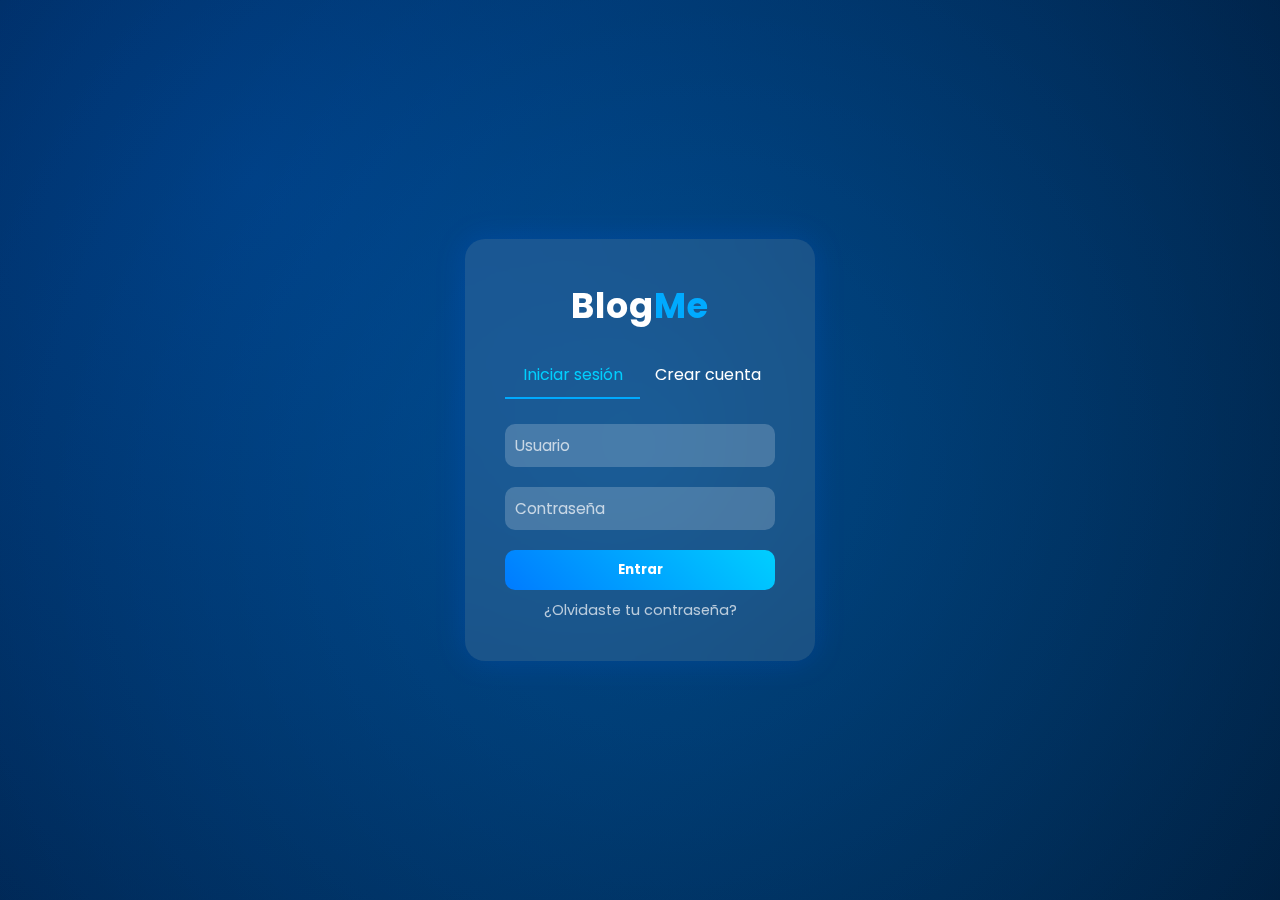
<file: frontend/src/pages/admin.html>
<!DOCTYPE html>
<html lang="es">
<head>
  <meta charset="UTF-8">
  <meta name="viewport" content="width=device-width, initial-scale=1.0">
  <title>Panel de Administración | BlogMe</title>

  <!-- 🧩 Estilos -->
  <link rel="stylesheet" href="../styles/global.css">
  <link rel="stylesheet" href="../styles/admin.css">
</head>

<body>
  <!-- 🔷 Encabezado -->
  <header class="admin-header">
    <h1>Panel de Administración</h1>
    <button id="logout-btn" class="logout">Cerrar sesión</button>
  </header>

  <!-- 📊 Contenido principal -->
  <main class="admin-container">
    <!-- 👥 Sección de usuarios -->
    <section class="admin-section">
      <h2>Usuarios Registrados</h2>
      <div class="table-container">
        <table id="usersTable">
          <thead>
            <tr>
              <th>Nombre</th>
              <th>Correo</th>
              <th>Rol</th>
              <th>Acción</th>
            </tr>
          </thead>
          <tbody></tbody>
        </table>
      </div>
    </section>

    <!-- 📰 Sección de publicaciones -->
    <section class="posts-section">
      <h2>Publicaciones</h2>
      <div class="table-container">
        <table id="postsTable">
          <thead>
            <tr>
              <th>Título</th>
              <th>Autor</th>
              <th>Acción</th>
            </tr>
          </thead>
          <tbody></tbody>
        </table>
      </div>
    </section>
  </main>

  <!-- 👁️ Modal para ver publicación -->
  <div id="viewModal" class="modal">
    <div class="modal-content">
      <span id="closeModal" class="close">&times;</span>
      <h3 id="modalTitle"></h3>
      <p id="modalContent"></p>
    </div>
  </div>

  <!-- ⚙️ Script principal -->
  <script src="../js/admin.js"></script>
</body>
</html>
</file>
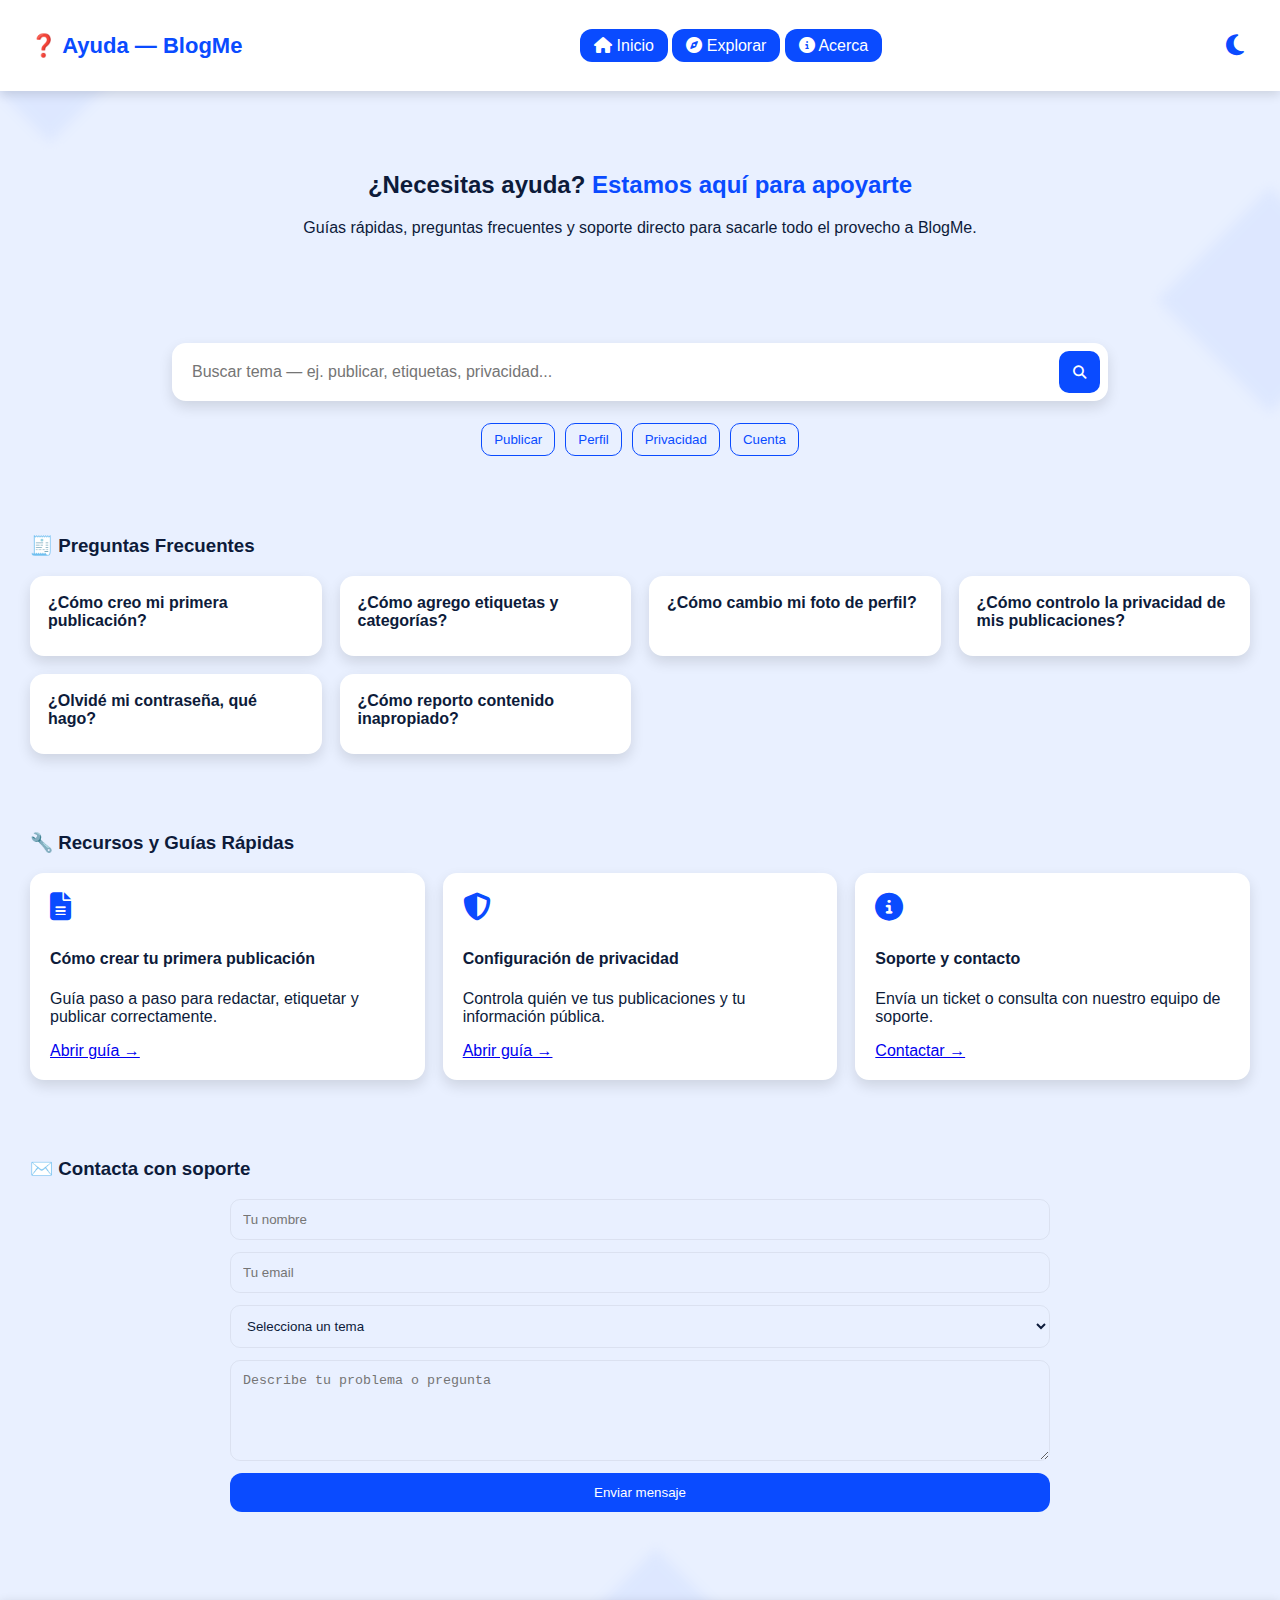
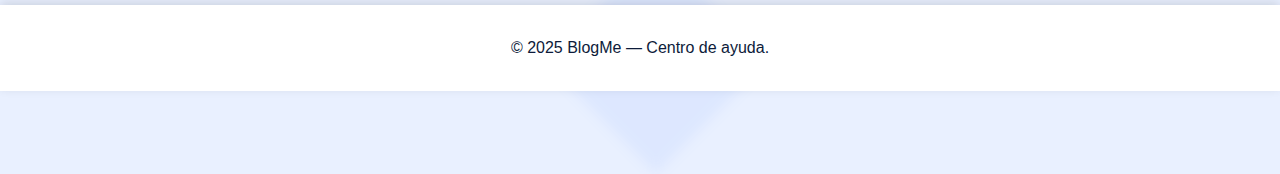
<file: frontend/src/pages/ayuda.html>
<!DOCTYPE html>
<html lang="es">
<head>
    <meta charset="UTF-8" />
    <meta name="viewport" content="width=device-width, initial-scale=1.0"/>
    <title>Ayuda – BlogMe</title>

    <link rel="stylesheet" href="../styles/ayuda.css">
    <link rel="stylesheet" href="https://cdnjs.cloudflare.com/ajax/libs/font-awesome/6.5.0/css/all.min.css">
</head>
<body>

    <!-- ROMBOS FONDO -->
    <div class="rombo r1"></div>
    <div class="rombo r2"></div>
    <div class="rombo r3"></div>

    <!-- Topbar -->
    <header class="topbar">
        <h1>❓ Ayuda — BlogMe</h1>

        <nav>
            <a href="./landing.html" class="btn-nav"><i class="fa-solid fa-house"></i> Inicio</a>
            <a href="./explorar.html" class="btn-nav"><i class="fa-solid fa-compass"></i> Explorar</a>
            <a href="./acerca.html" class="btn-nav"><i class="fa-solid fa-info-circle"></i> Acerca</a>
        </nav>

        <button id="darkToggle" class="dark-btn">
            <i class="fa-solid fa-moon"></i>
        </button>
    </header>

    <!-- Hero -->
    <section class="hero">
        <h2>¿Necesitas ayuda? <span>Estamos aquí para apoyarte</span></h2>
        <p>Guías rápidas, preguntas frecuentes y soporte directo para sacarle todo el provecho a BlogMe.</p>
    </section>

    <!-- Buscador de ayuda -->
    <section class="help-search">
        <div class="search-card">
            <input id="helpSearch" type="search" placeholder="Buscar tema — ej. publicar, etiquetas, privacidad..." />
            <button id="searchBtn"><i class="fa-solid fa-magnifying-glass"></i></button>
        </div>

        <div class="quick-links">
            <button class="quick" data-filter="publicar">Publicar</button>
            <button class="quick" data-filter="perfil">Perfil</button>
            <button class="quick" data-filter="privacidad">Privacidad</button>
            <button class="quick" data-filter="cuenta">Cuenta</button>
        </div>
    </section>

    <!-- FAQ (acordeón) -->
    <section class="faq-section">
        <h3>🧾 Preguntas Frecuentes</h3>

        <div id="faqContainer" class="faq-grid">
            <!-- items generados por JS -->
        </div>
    </section>

    <!-- Sección de recursos rápidos -->
    <section class="resources">
        <h3>🔧 Recursos y Guías Rápidas</h3>

        <div class="resources-grid">
            <div class="res-card">
                <i class="fa-solid fa-file-lines"></i>
                <h4>Cómo crear tu primera publicación</h4>
                <p>Guía paso a paso para redactar, etiquetar y publicar correctamente.</p>
                <a href="#" class="link">Abrir guía →</a>
            </div>

            <div class="res-card">
                <i class="fa-solid fa-shield-halved"></i>
                <h4>Configuración de privacidad</h4>
                <p>Controla quién ve tus publicaciones y tu información pública.</p>
                <a href="#" class="link">Abrir guía →</a>
            </div>

            <div class="res-card">
                <i class="fa-solid fa-circle-info"></i>
                <h4>Soporte y contacto</h4>
                <p>Envía un ticket o consulta con nuestro equipo de soporte.</p>
                <a href="#contactForm" class="link">Contactar →</a>
            </div>
        </div>
    </section>

    <!-- Formulario de contacto -->
    <section id="contactForm" class="contact-section">
        <h3>✉️ Contacta con soporte</h3>

        <form id="supportForm" class="support-form">
            <input id="name" type="text" placeholder="Tu nombre" required />
            <input id="email" type="email" placeholder="Tu email" required />
            <select id="topic" required>
                <option value="">Selecciona un tema</option>
                <option value="publicar">Publicar</option>
                <option value="perfil">Perfil</option>
                <option value="privacidad">Privacidad</option>
                <option value="otros">Otros</option>
            </select>
            <textarea id="message" rows="5" placeholder="Describe tu problema o pregunta" required></textarea>
            <button type="submit" class="btn-submit">Enviar mensaje</button>
            <p id="formMsg" class="form-msg" aria-live="polite"></p>
        </form>
    </section>

    <footer>
        <p>© 2025 BlogMe — Centro de ayuda.</p>
    </footer>

    <script src="../js/ayuda.js"></script>
    <script>
        document.body.style.opacity = "0";
        setTimeout(() => {
            document.body.style.transition = "opacity .5s";
            document.body.style.opacity = "1";
        }, 50);
    </script>
</body>
</html>
</file>
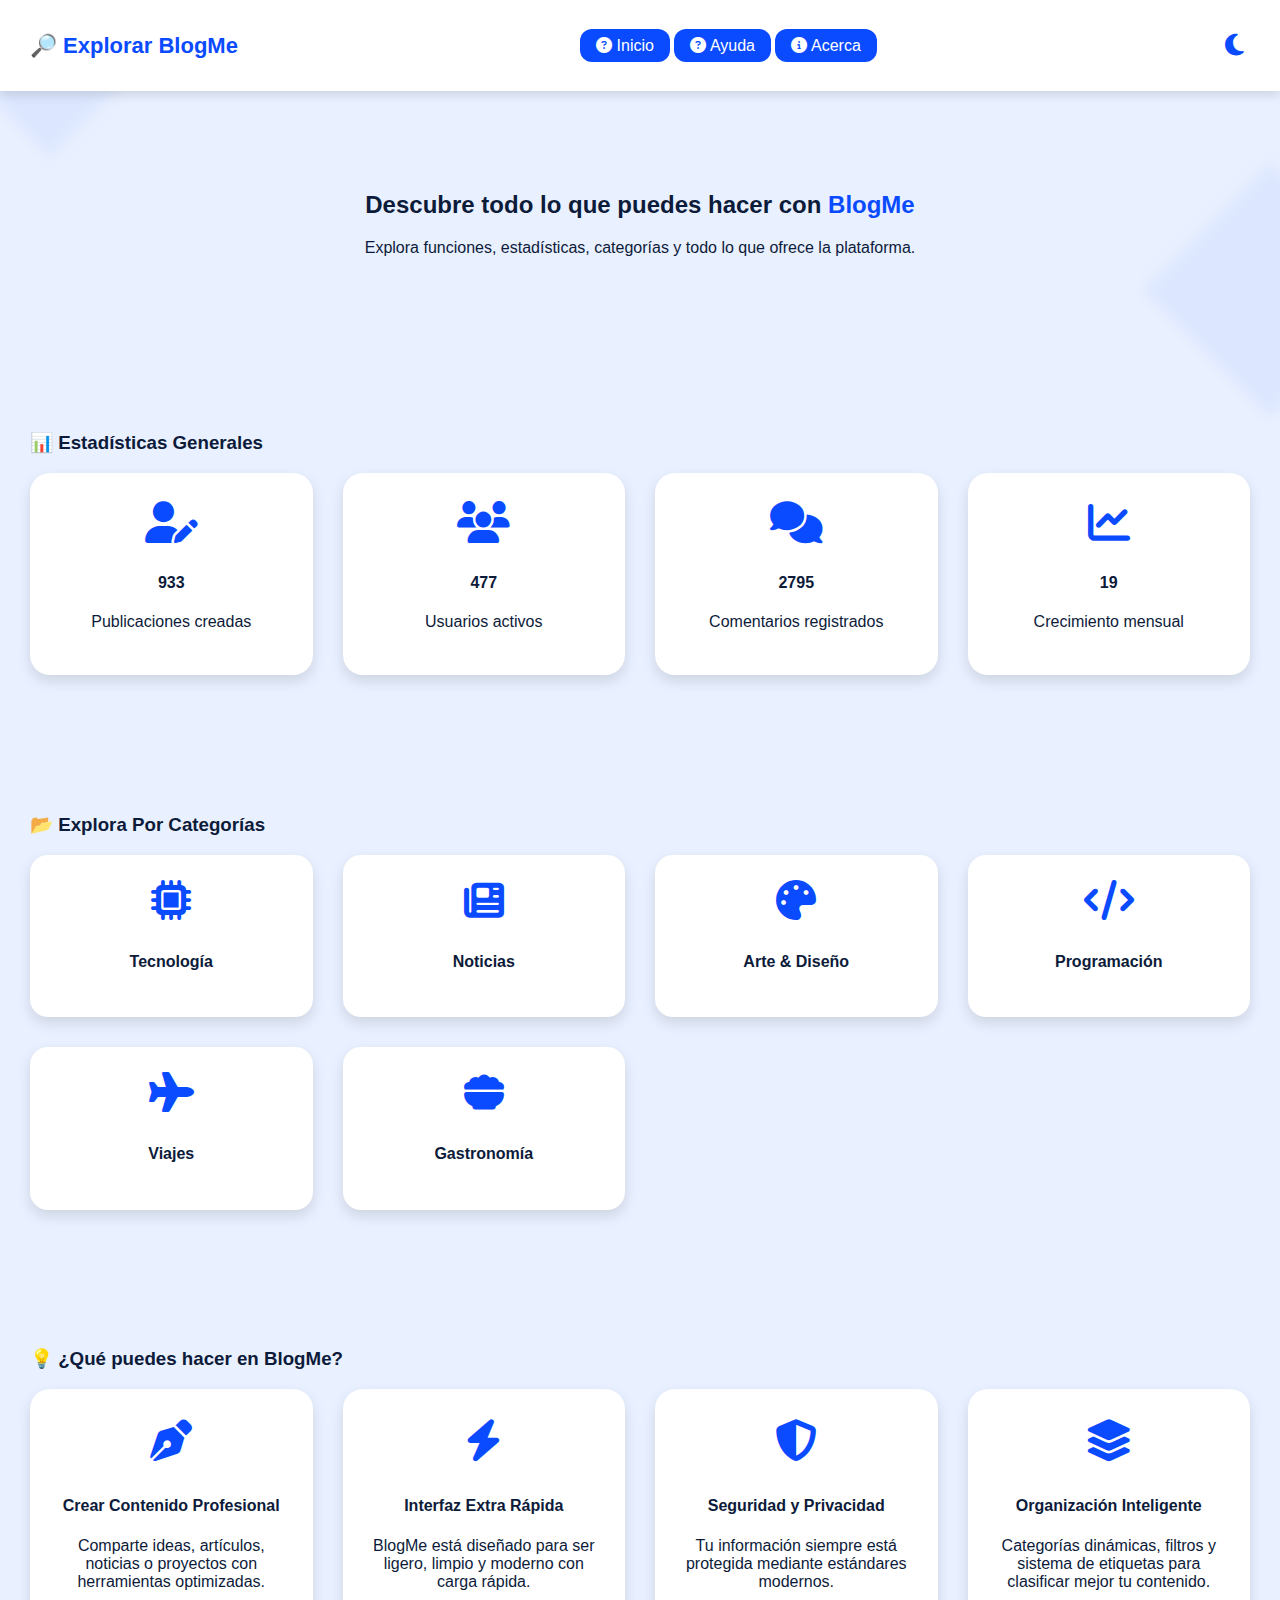
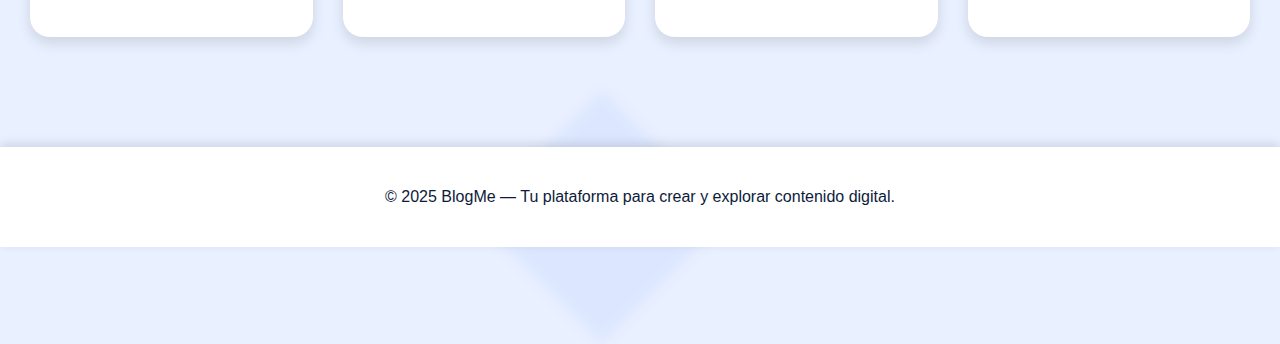
<file: frontend/src/pages/explorar.html>
<!DOCTYPE html>
<html lang="es">
<head>
    <meta charset="UTF-8">
    <meta name="viewport" content="width=device-width, initial-scale=1.0">
    <title>Explorar – BlogMe</title>

    <link rel="stylesheet" href="../styles/explorar.css">
    <link rel="stylesheet" href="https://cdnjs.cloudflare.com/ajax/libs/font-awesome/6.5.0/css/all.min.css">
</head>

<body>

    <!-- ROMBOS FONDO -->
    <div class="rombo r1"></div>
    <div class="rombo r2"></div>
    <div class="rombo r3"></div>

    <!-- Topbar -->
    <header class="topbar">
        <h1>🔎 Explorar BlogMe</h1>

        <nav>
            <a href="./landing.html" class="btn-nav"><i class="fa-solid fa-circle-question"></i> Inicio</a>
            <a href="./ayuda.html" class="btn-nav"><i class="fa-solid fa-circle-question"></i> Ayuda</a>
            <a href="./acerca.html" class="btn-nav"><i class="fa-solid fa-circle-info"></i> Acerca</a>
        </nav>

        <button id="darkToggle" class="dark-btn">
            <i class="fa-solid fa-moon"></i>
        </button>
    </header>

    <!-- Hero principal -->
    <section class="hero">
        <h2>Descubre todo lo que puedes hacer con <span>BlogMe</span></h2>
        <p>Explora funciones, estadísticas, categorías y todo lo que ofrece la plataforma.</p>
    </section>

    <!-- Sección de estadísticas -->
    <section class="stats-section">
        <h3>📊 Estadísticas Generales</h3>

        <div class="stats-grid">
            <div class="stat-box">
                <i class="fa-solid fa-user-pen"></i>
                <h4 id="stat-posts">0</h4>
                <p>Publicaciones creadas</p>
            </div>

            <div class="stat-box">
                <i class="fa-solid fa-users"></i>
                <h4 id="stat-users">0</h4>
                <p>Usuarios activos</p>
            </div>

            <div class="stat-box">
                <i class="fa-solid fa-comments"></i>
                <h4 id="stat-comments">0</h4>
                <p>Comentarios registrados</p>
            </div>

            <div class="stat-box">
                <i class="fa-solid fa-chart-line"></i>
                <h4 id="stat-growth">0%</h4>
                <p>Crecimiento mensual</p>
            </div>
        </div>
    </section>

    <!-- Categorías -->
    <section class="categories">
        <h3>📂 Explora Por Categorías</h3>

        <div id="categoryContainer" class="category-grid"></div>
    </section>

    <!-- Sección informativa premium -->
    <section class="info-section">
        <h3>💡 ¿Qué puedes hacer en BlogMe?</h3>

        <div class="info-grid">
            <div class="info-card">
                <i class="fa-solid fa-pen-nib"></i>
                <h4>Crear Contenido Profesional</h4>
                <p>Comparte ideas, artículos, noticias o proyectos con herramientas optimizadas.</p>
            </div>

            <div class="info-card">
                <i class="fa-solid fa-bolt"></i>
                <h4>Interfaz Extra Rápida</h4>
                <p>BlogMe está diseñado para ser ligero, limpio y moderno con carga rápida.</p>
            </div>

            <div class="info-card">
                <i class="fa-solid fa-shield-halved"></i>
                <h4>Seguridad y Privacidad</h4>
                <p>Tu información siempre está protegida mediante estándares modernos.</p>
            </div>

            <div class="info-card">
                <i class="fa-solid fa-layer-group"></i>
                <h4>Organización Inteligente</h4>
                <p>Categorías dinámicas, filtros y sistema de etiquetas para clasificar mejor tu contenido.</p>
            </div>
        </div>
    </section>

    <!-- Footer -->
    <footer>
        <p>© 2025 BlogMe — Tu plataforma para crear y explorar contenido digital.</p>
    </footer>

    <script src="../js/explorar.js"></script>

    <script>
        document.body.style.opacity = "0";
        setTimeout(() => {
            document.body.style.transition = "opacity .6s";
            document.body.style.opacity = "1";
        }, 50);
    </script>

</body>
</html>
</file>
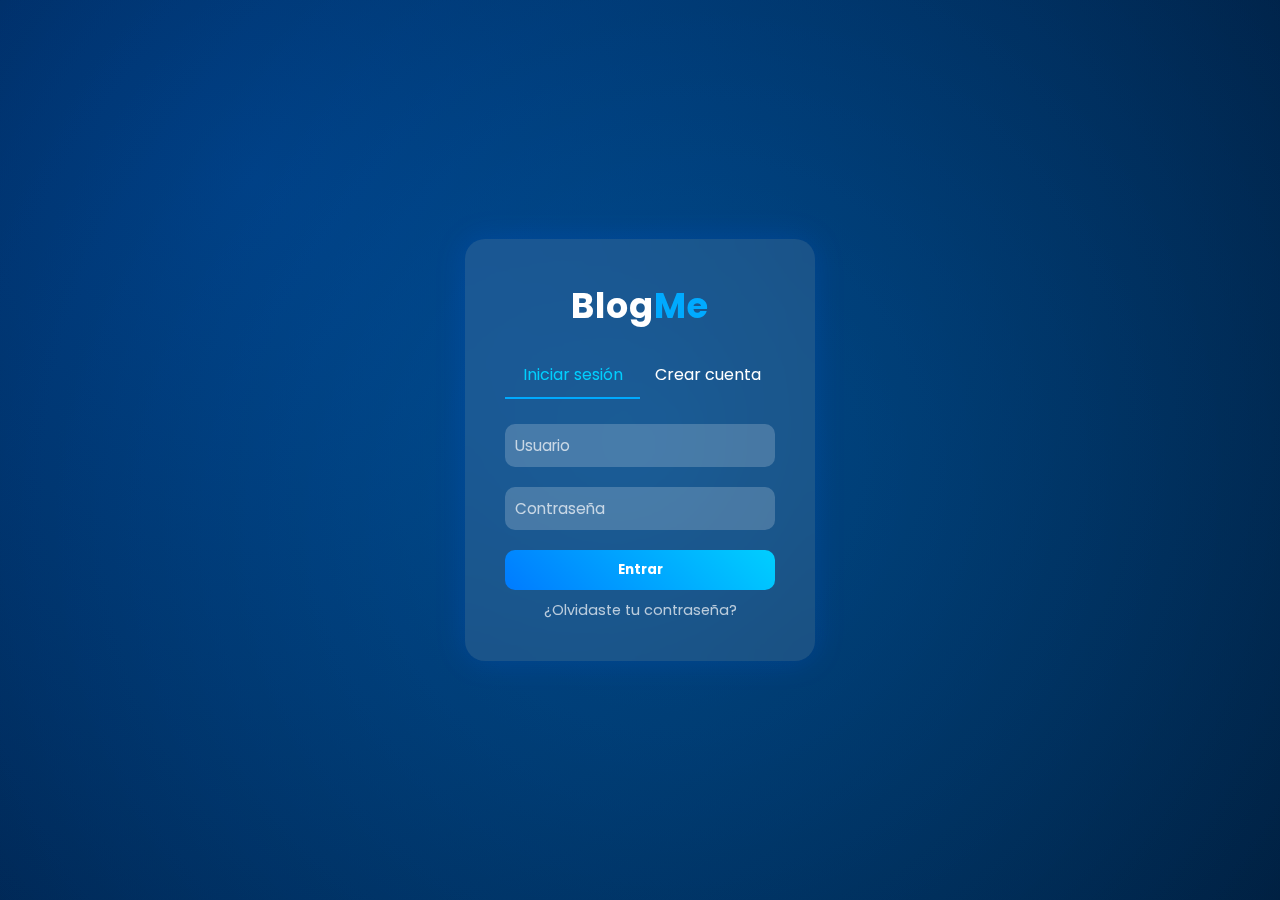
<file: frontend/src/pages/login.html>
<!DOCTYPE html>
<html lang="es">
<head>
  <meta charset="UTF-8" />
  <meta name="viewport" content="width=device-width, initial-scale=1.0" />
  <title>BlogMe - Iniciar sesión</title>
  <link rel="stylesheet" href="../styles/login.css" />
  <link href="https://fonts.googleapis.com/css2?family=Poppins:wght@300;500;700&display=swap" rel="stylesheet">
</head>
<body>
  <div class="animated-bg"></div>

  <div class="login-container">
    <h1 class="title">Blog<span>Me</span></h1>

    <div class="tabs">
      <button class="tab active" id="login-tab">Iniciar sesión</button>
      <button class="tab" id="register-tab">Crear cuenta</button>
    </div>

    <!-- 🟢 FORMULARIO LOGIN -->
    <form id="login-form" class="form active">
      <input type="text" placeholder="Usuario" required autocomplete="username">
      <input type="password" placeholder="Contraseña" required autocomplete="current-password">
      <button type="submit" class="btn">Entrar</button>
      <p class="link">¿Olvidaste tu contraseña?</p>
      <p id="login-msg" class="msg"></p>
    </form>

<!-- 🟣 FORMULARIO REGISTRO -->
<form id="register-form" class="form">
  <input id="reg-username" type="text" placeholder="Nombre de usuario" required autocomplete="username">
  <input id="reg-correo" type="email" placeholder="Correo electrónico" required autocomplete="email">
  <input id="reg-password" type="password" placeholder="Contraseña" required autocomplete="new-password">
  <button type="submit" class="btn">Registrarse</button>
  <p id="register-msg" class="msg"></p>
</form>


  <script src="../js/login.js"></script>
<script src="../js/registro.js"></script> <!-- ← añadir esto -->

</body>
</html>
</file>
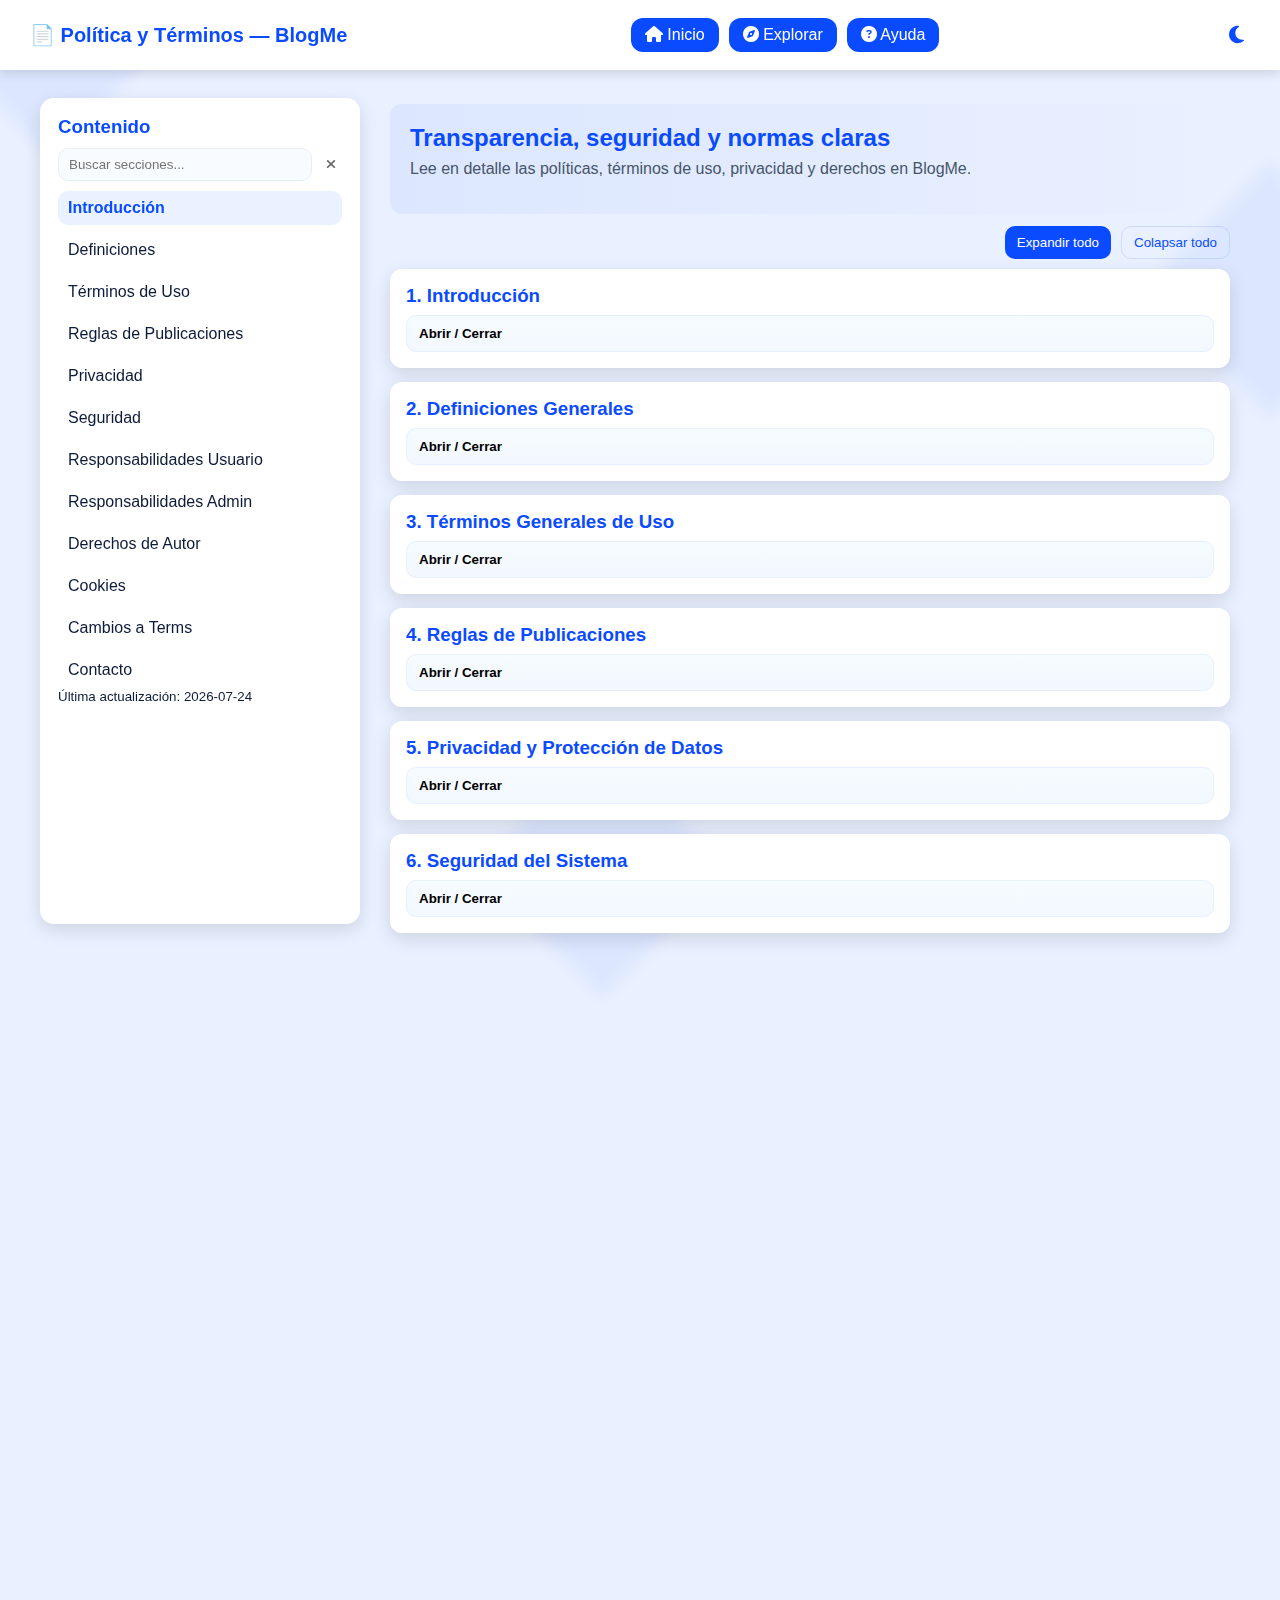
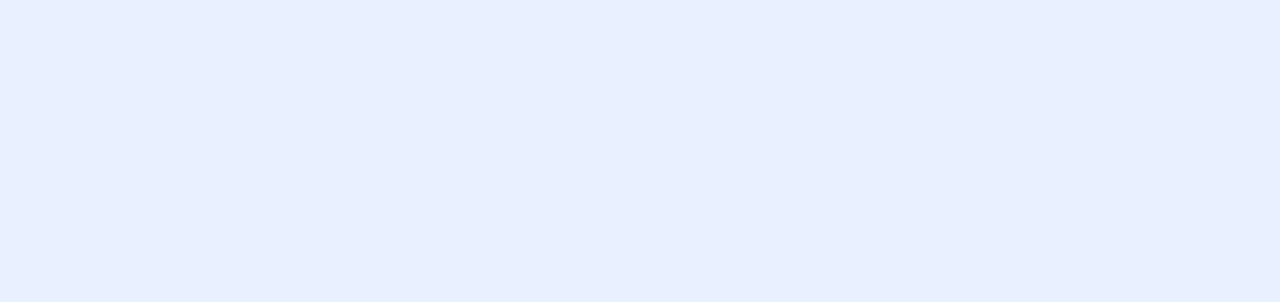
<file: frontend/src/pages/politica.html>
<!DOCTYPE html>
<html lang="es">
<head>
  <meta charset="utf-8" />
  <meta name="viewport" content="width=device-width,initial-scale=1" />
  <title>Política y Términos – BlogMe</title>

  <!-- Estilos (igual estilo visual que explorar) -->
  <link rel="stylesheet" href="../styles/politica.css">
  <link rel="stylesheet" href="https://cdnjs.cloudflare.com/ajax/libs/font-awesome/6.5.0/css/all.min.css">
</head>
<body>

  <!-- ROMBOS FONDO (igual que explorar) -->
  <div class="rombo r1" aria-hidden="true"></div>
  <div class="rombo r2" aria-hidden="true"></div>
  <div class="rombo r3" aria-hidden="true"></div>

  <!-- Topbar (igual que explorar) -->
  <header class="topbar" role="banner">
    <h1>📄 Política y Términos — BlogMe</h1>

    <nav>
      <a href="./landing.html" class="btn-nav"><i class="fa-solid fa-house"></i> Inicio</a>
      <a href="./explorar.html" class="btn-nav"><i class="fa-solid fa-compass"></i> Explorar</a>
      <a href="./ayuda.html" class="btn-nav"><i class="fa-solid fa-circle-question"></i> Ayuda</a>
    </nav>

    <button id="darkToggle" class="dark-btn" aria-pressed="false" aria-label="Alternar modo oscuro">
      <i class="fa-solid fa-moon"></i>
    </button>
  </header>

  <!-- Layout: sidebar TOC + main (mismo concepto visual que explorar) -->
  <div class="page-container">
    <aside class="toc" id="toc" aria-label="Tabla de contenidos">
      <h3>Contenido</h3>

      <div class="search-wrap">
        <input id="tocSearch" type="search" placeholder="Buscar secciones..." aria-label="Buscar secciones">
        <button id="clearSearch" aria-label="Limpiar búsqueda"><i class="fa-solid fa-xmark"></i></button>
      </div>

      <nav>
        <ul id="tocList"></ul>
      </nav>

      <small class="toc-update">Última actualización: <span id="updatedDate">2025-11-25</span></small>
    </aside>

    <main class="main-content" id="mainContent" role="main">
      <section class="hero reveal" aria-labelledby="heroTitle">
        <h2 id="heroTitle">Transparencia, seguridad y normas claras</h2>
        <p class="subtitle">Lee en detalle las políticas, términos de uso, privacidad y derechos en BlogMe.</p>
      </section>

      <div class="controls">
        <button id="expandAll" class="btn-primary">Expandir todo</button>
        <button id="collapseAll" class="btn-ghost">Colapsar todo</button>
      </div>

      <!-- Secciones (data-toc usadas por JS para generar TOC automáticamente) -->
      <article class="section-card reveal" data-toc="Introducción" id="s-intro" tabindex="-1">
        <h3>1. Introducción</h3>
        <div class="accordion">
          <button class="accordion-toggle" aria-expanded="false" aria-controls="c-intro">Abrir / Cerrar</button>
          <div id="c-intro" class="accordion-panel">
            <p>Bienvenido a <strong>BlogMe</strong>. Este documento presenta las políticas y términos extendidos para garantizar un uso seguro y transparente de la plataforma.</p>
            <ul>
              <li>Objetivo: proteger a usuarios y plataforma.</li>
              <li>Alcance: aplica a todos los visitantes y cuentas registradas.</li>
            </ul>
          </div>
        </div>
      </article>

      <article class="section-card reveal" data-toc="Definiciones" id="s-def" tabindex="-1">
        <h3>2. Definiciones Generales</h3>
        <div class="accordion">
          <button class="accordion-toggle" aria-expanded="false" aria-controls="c-def">Abrir / Cerrar</button>
          <div id="c-def" class="accordion-panel">
            <ul>
              <li><strong>Usuario:</strong> Persona que usa BlogMe.</li>
              <li><strong>Contenido:</strong> Publicaciones, comentarios, imágenes, enlaces.</li>
              <li><strong>Administrador:</strong> Moderador y responsable del sistema.</li>
            </ul>
          </div>
        </div>
      </article>

      <article class="section-card reveal" data-toc="Términos de Uso" id="s-terms" tabindex="-1">
        <h3>3. Términos Generales de Uso</h3>
        <div class="accordion">
          <button class="accordion-toggle" aria-expanded="false" aria-controls="c-terms">Abrir / Cerrar</button>
          <div id="c-terms" class="accordion-panel">
            <ul>
              <li>Uso con fines creativos y respetuosos.</li>
              <li>No publicar contenido ilegal, dañino o difamatorio.</li>
              <li>Responsabilidad sobre la veracidad del contenido publicado.</li>
            </ul>
          </div>
        </div>
      </article>

      <article class="section-card reveal" data-toc="Reglas de Publicaciones" id="s-pub" tabindex="-1">
        <h3>4. Reglas de Publicaciones</h3>
        <div class="accordion">
          <button class="accordion-toggle" aria-expanded="false" aria-controls="c-pub">Abrir / Cerrar</button>
          <div id="c-pub" class="accordion-panel">
            <ul>
              <li>Contenido original o autorizado;</li>
              <li>Prohibido spam y enlaces maliciosos;</li>
              <li>Moderación: admins pueden eliminar contenido en incumplimiento.</li>
            </ul>
          </div>
        </div>
      </article>

      <article class="section-card reveal" data-toc="Privacidad" id="s-privacy" tabindex="-1">
        <h3>5. Privacidad y Protección de Datos</h3>
        <div class="accordion">
          <button class="accordion-toggle" aria-expanded="false" aria-controls="c-privacy">Abrir / Cerrar</button>
          <div id="c-privacy" class="accordion-panel">
            <p>Compromisos: cifrado, no compartir sin consentimiento, derecho de acceso/rectificación/eliminación.</p>
            <h4>Retención y eliminación</h4>
            <p>Datos inactivos pueden archivarse tras 24 meses. Usuario puede solicitar eliminación inmediata.</p>
          </div>
        </div>
      </article>

      <article class="section-card reveal" data-toc="Seguridad" id="s-security" tabindex="-1">
        <h3>6. Seguridad del Sistema</h3>
        <div class="accordion">
          <button class="accordion-toggle" aria-expanded="false" aria-controls="c-security">Abrir / Cerrar</button>
          <div id="c-security" class="accordion-panel">
            <ul>
              <li>Protección contra fuerza bruta y ataques automatizados.</li>
              <li>Validaciones server/client, CSRF, XSS mitigations.</li>
              <li>Backups regulares y planes de recuperación.</li>
            </ul>
          </div>
        </div>
      </article>

      <article class="section-card reveal" data-toc="Responsabilidades Usuario" id="s-user" tabindex="-1">
        <h3>7. Responsabilidades del Usuario</h3>
        <div class="accordion">
          <button class="accordion-toggle" aria-expanded="false" aria-controls="c-user">Abrir / Cerrar</button>
          <div id="c-user" class="accordion-panel">
            <ul>
              <li>No vulnerar ni manipular el sistema.</li>
              <li>Respetar derechos de autor y no compartir credenciales.</li>
              <li>Reportar fallos o abusos por los canales oficiales.</li>
            </ul>
          </div>
        </div>
      </article>

      <article class="section-card reveal" data-toc="Responsabilidades Admin" id="s-admin" tabindex="-1">
        <h3>8. Responsabilidades del Administrador</h3>
        <div class="accordion">
          <button class="accordion-toggle" aria-expanded="false" aria-controls="c-admin">Abrir / Cerrar</button>
          <div id="c-admin" class="accordion-panel">
            <ul>
              <li>Moderación con criterios claros y registros auditables.</li>
              <li>Protección de datos con principio de mínimo privilegio.</li>
            </ul>
          </div>
        </div>
      </article>

      <article class="section-card reveal" data-toc="Derechos de Autor" id="s-copyright" tabindex="-1">
        <h3>9. Derechos de Autor</h3>
        <div class="accordion">
          <button class="accordion-toggle" aria-expanded="false" aria-controls="c-copyright">Abrir / Cerrar</button>
          <div id="c-copyright" class="accordion-panel">
            <p>El contenido pertenece al creador; al publicarlo otorga permiso para mostrarlo dentro de BlogMe. Reclamaciones seguirán proceso de verificación.</p>
          </div>
        </div>
      </article>

      <article class="section-card reveal" data-toc="Cookies" id="s-cookies" tabindex="-1">
        <h3>10. Cookies y Almacenamiento Local</h3>
        <div class="accordion">
          <button class="accordion-toggle" aria-expanded="false" aria-controls="c-cookies">Abrir / Cerrar</button>
          <div id="c-cookies" class="accordion-panel">
            <ul>
              <li>Uso de almacenamiento local para preferencias UI.</li>
              <li>No se usan cookies de terceros para rastreo sin consentimiento.</li>
            </ul>
          </div>
        </div>
      </article>

      <article class="section-card reveal" data-toc="Cambios a Terms" id="s-changes" tabindex="-1">
        <h3>11. Modificaciones a los Términos</h3>
        <div class="accordion">
          <button class="accordion-toggle" aria-expanded="false" aria-controls="c-changes">Abrir / Cerrar</button>
          <div id="c-changes" class="accordion-panel">
            <p>BlogMe puede actualizar estos términos y notificará cambios importantes dentro de la plataforma.</p>
          </div>
        </div>
      </article>

      <article class="section-card reveal" data-toc="Contacto" id="s-contact" tabindex="-1">
        <h3>12. Contacto</h3>
        <div class="accordion">
          <button class="accordion-toggle" aria-expanded="false" aria-controls="c-contact">Abrir / Cerrar</button>
          <div id="c-contact" class="accordion-panel">
            <p>Soporte: <strong>soporte@blogme.com</strong>. También disponible el formulario en el panel de usuario.</p>
          </div>
        </div>
      </article>

      <div class="extras reveal">
        <h3>Descargas</h3>
        <p>Próximamente: PDF descargable y versión imprimible.</p>
        <div class="btn-row">
          <a class="btn-primary" href="#" aria-disabled="true">Descargar PDF (próximamente)</a>
          <a class="btn-ghost" href="./acerca.html">Resumen ejecutivo</a>
        </div>
      </div>

      <footer class="page-footer reveal">
        <p>© 2025 BlogMe — Tu plataforma para crear y compartir. <span class="muted">Última revisión: <span id="footerDate">2025-11-25</span></span></p>
      </footer>
    </main>
  </div>

  <!-- Back to top -->
  <button id="backTop" class="back-top" aria-label="Volver arriba"><i class="fa-solid fa-arrow-up"></i></button>

  <!-- Script (misma funcionalidad avanzada) -->
  <script src="../js/politica.js" defer></script>
</body>
</html>
</file>
<file: frontend/src/styles/global.css>
/* ============================================================
   GLOBAL.CSS — SISTEMA DE ESTILOS AZUL CIELO
   © 2025 BlogMe — para usar en TODOS los módulos
   ============================================================ */

/* -----------------------------
   Tipografías y reset global
------------------------------ */
@import url('https://fonts.googleapis.com/css2?family=Poppins:wght@300;400;500;600;700&display=swap');

*{
  margin:0; padding:0;
  box-sizing:border-box;
  font-family:"Poppins", sans-serif;
  -webkit-font-smoothing:antialiased;
  -moz-osx-font-smoothing:grayscale;
}

html, body{
  height:100%;
}

/* -----------------------------
   PALETA DE COLORES BlogMe
------------------------------ */
:root{
  --sky-1: #B3E5FC;          /* celeste claro */
  --sky-2: #4FC3F7;          /* azul cielo */
  --sky-3: #0288D1;          /* azul fuerte */
  --deep:  #0D47A1;          /* azul oscuro profundo */

  --accent: #29B6F6;         /* acento brillante */
  --accent-dark: #0277BD;    /* acento más fuerte */

  --white: #ffffff;
  --black: #0b0f1c;
  --muted: #9fb3c8;

  --card-bg: rgba(255,255,255,0.95);
  --glass: rgba(255,255,255,0.08);
  --glass-2: rgba(255,255,255,0.18);

  --shadow-blue: rgba(2,136,209,0.16);
  --shadow-dark: rgba(0,0,0,0.25);
}

/* -----------------------------
   FONDO GLOBAL DEL SITIO
------------------------------ */
body{
  background: linear-gradient(135deg, var(--sky-1), var(--sky-2));
  overflow-x:hidden;
  color:var(--black);
  position:relative;
}

/* contenedor general */
.container-centered{
  max-width:1200px;
  margin:auto;
  padding:0 24px;
}

/* -----------------------------
   ESTILOS DE BOTONES
------------------------------ */
.btn{
  display:inline-block;
  padding:10px 20px;
  border-radius:40px;
  cursor:pointer;
  font-weight:600;
  border:none;
  transition: all .25s ease;
  text-decoration:none;
}

.btn.solid{
  background: linear-gradient(90deg, var(--accent), var(--accent-dark));
  color: var(--white);
  box-shadow:0 12px 28px rgba(2,119,189,0.23);
}

.btn.solid:hover{
  transform:translateY(-3px);
  box-shadow:0 20px 38px rgba(2,119,189,0.26);
}

.btn.ghost{
  background:transparent;
  border:1px solid rgba(255,255,255,0.25);
  color:var(--white);
}

.btn.ghost:hover{
  background:rgba(255,255,255,0.18);
  transform:translateY(-3px);
}

.btn.big{
  padding:14px 32px;
  font-size:1.05rem;
}

/* botones pequeños para paneles */
.btn-small{
  background:var(--accent-dark);
  color:white;
  padding:6px 14px;
  border-radius:14px;
  font-size:.78rem;
  border:none;
  cursor:pointer;
  transition:background .2s;
}
.btn-small:hover{
  background:#015A8D;
}

/* variante alternativa */
.btn-small.alt{
  background:#eceff1;
  color:var(--deep);
}
.btn-small.alt:hover{
  background:#d9e1e7;
}

/* -----------------------------
   TARJETAS REUTILIZABLES
------------------------------ */
.card{
  background:var(--card-bg);
  padding:22px;
  border-radius:22px;
  box-shadow:0 14px 32px var(--shadow-blue);
  transition:transform .25s ease, box-shadow .25s ease;
}
.card:hover{
  transform:translateY(-8px);
  box-shadow:0 22px 48px rgba(0,0,0,0.14);
}

/* -----------------------------
   TEXTO Y UTILIDADES
------------------------------ */
.text-muted{
  color:var(--muted);
}

.soft-shadow{
  box-shadow:0 10px 22px var(--shadow-blue);
}

.h-center{
  text-align:center;
}

.flex{
  display:flex;
}

.flex-between{
  display:flex;
  justify-content:space-between;
  align-items:center;
}

.flex-center{
  display:flex;
  justify-content:center;
  align-items:center;
}

/* espaciados */
.mt-1{ margin-top:10px; }
.mt-2{ margin-top:20px; }
.mt-3{ margin-top:30px; }
.mb-1{ margin-bottom:10px; }
.mb-2{ margin-bottom:20px; }
.mb-3{ margin-bottom:30px; }

/* -----------------------------
   INPUTS GLOBALES
------------------------------ */
input, textarea, select{
  border:none;
  background:rgba(255,255,255,0.95);
  padding:10px 14px;
  border-radius:12px;
  width:100%;
  outline:none;
  font-size:.95rem;
  box-shadow:0 8px 16px rgba(2,119,189,0.15);
  transition:all .2s ease;
}

input:focus, textarea:focus, select:focus{
  box-shadow:0 12px 26px rgba(2,119,189,0.25);
}

/* -----------------------------
   HEADER GLOBAL (NAVBAR)
------------------------------ */
.nav{
  width:100%;
  position:fixed;
  top:0;
  left:0;
  padding:16px 0;
  z-index:10;
  background:rgba(255,255,255,0.07);
  backdrop-filter:blur(14px);
  box-shadow:0 8px 18px rgba(0,0,0,0.08);
}

.nav-inner{
  max-width:1200px;
  margin:auto;
  padding:0 24px;
  display:flex;
  justify-content:space-between;
  align-items:center;
}

/* Marca */
.brand{
  display:flex;
  align-items:center;
}
.logo-img{
  width:42px;
  height:42px;
  border-radius:50%;
  margin-right:10px;
  box-shadow:0 5px 12px rgba(0,0,0,0.18);
}

/* texto BlogMe */
.brand-txt strong{
  font-size:1.4rem;
  color:white;
  letter-spacing:1px;
}
.brand-txt span{
  color:var(--sky-1);
}

/* enlaces del nav */
.nav-links{
  display:flex;
  gap:20px;
  align-items:center;
}
.nav-links a{
  text-decoration:none;
  color:white;
  font-weight:500;
  font-size:.95rem;
  transition:color .25s ease, opacity .25s ease;
}
.nav-links a:hover{
  opacity:.65;
}

/* -----------------------------
   ROMBOS ANIMADOS DEL FONDO
------------------------------ */
.bg-shape{
  position:fixed;
  width:320px;
  height:320px;
  pointer-events:none;
  z-index:-1;
  transform:rotate(45deg);
  opacity:.18;
  filter:blur(1px);
  transition:transform .3s cubic-bezier(.22,.61,.36,1);
}

/* tamaños */
.bg-lg{ width:480px; height:480px; top:-150px; left:-150px; background:linear-gradient(135deg, var(--deep), var(--sky-3)); animation:floatLg 9s infinite alternate; }
.bg-md{ width:340px; height:340px; bottom:-110px; right:-150px; background:linear-gradient(135deg, var(--sky-2), var(--sky-3)); animation:floatMd 11s infinite alternate; }
.bg-sm{ width:200px; height:200px; top:25%; left:65%; background:linear-gradient(135deg, var(--white), rgba(2,136,209,0.15)); animation:floatSm 8s infinite alternate; }

/* animaciones */
@keyframes floatLg{
  from{ transform:translateY(0) rotate(45deg); }
  to{ transform:translateY(40px) rotate(45deg); }
}
@keyframes floatMd{
  from{ transform:translateY(0) rotate(45deg); }
  to{ transform:translateY(-32px) rotate(45deg); }
}
@keyframes floatSm{
  from{ transform:translateY(0) rotate(45deg); }
  to{ transform:translateY(26px) rotate(45deg); }
}

/* parallax en JS */
.parallax{
  transition: transform .25s cubic-bezier(.2,.9,.3,1);
}

/* -----------------------------
   TOAST GLOBAL
------------------------------ */
.toast{
  position:fixed;
  bottom:32px;
  right:32px;
  padding:16px 20px;
  background:var(--deep);
  color:white;
  font-weight:600;
  border-radius:18px;
  box-shadow:0 10px 22px rgba(0,0,0,0.26);
  opacity:0;
  transform:translateY(20px);
  transition:all .25s ease;
  z-index:2000;
}
.toast.show{
  opacity:1;
  transform:translateY(0);
}

/* -----------------------------
   MODALES
------------------------------ */
.modal{
  position:fixed;
  inset:0;
  background:rgba(0,0,0,0.42);
  backdrop-filter:blur(5px);
  display:flex;
  justify-content:center;
  align-items:center;
  padding:20px;
  z-index:1000;
}

.modal.hidden{
  display:none;
}

.modal-content{
  background:var(--card-bg);
  padding:28px;
  border-radius:18px;
  width:100%;
  max-width:520px;
  animation:popIn .25s ease;
  box-shadow:0 16px 38px rgba(0,0,0,0.26);
  position:relative;
}
.modal-content.wide{
  max-width:820px;
}

@keyframes popIn{
  from{ transform:scale(.85); opacity:0; }
  to{ transform:scale(1); opacity:1; }
}

/* botón cerrar modal */
.modal .close{
  position:absolute;
  top:12px;
  right:12px;
  background:#e0e0e0;
  border:none;
  width:30px;
  height:30px;
  border-radius:50%;
  cursor:pointer;
  font-weight:700;
}

.modal .close:hover{
  background:#bdbdbd;
}

/* -----------------------------
   RESPONSIVE
------------------------------ */
@media(max-width:980px){
  .nav-inner{
    padding:0 16px;
  }
}


/* ===== Estilos Globales BlogMe ===== */
</file>
<file: frontend/src/styles/admin.css>
/* 🎨 ESTILO RENOVADO DEL PANEL ADMINISTRATIVO - BlogMe */
@import url('https://fonts.googleapis.com/css2?family=Poppins:wght@400;600&display=swap');

* {
  margin: 0;
  padding: 0;
  box-sizing: border-box;
  font-family: 'Poppins', sans-serif;
}

body {
  min-height: 100vh;
  background: linear-gradient(135deg, #6EC1E4, #347EBF, #f48fb1, #f06292, #f8bbd0);
  background-size: 400% 400%;
  animation: bgShift 14s ease infinite;
  color: #f5f5f5;
  display: flex;
  flex-direction: column;
}

/* 🌈 Fondo animado */
@keyframes bgShift {
  0% { background-position: 0% 50%; }
  50% { background-position: 100% 50%; }
  100% { background-position: 0% 50%; }
}

/* 🧠 HEADER */
.admin-header {
  background: rgba(255, 255, 255, 0.08);
  backdrop-filter: blur(12px);
  border-bottom: 1px solid rgba(255, 255, 255, 0.15);
  padding: 20px 40px;
  display: flex;
  justify-content: space-between;
  align-items: center;
  box-shadow: 0 4px 15px rgba(0, 0, 0, 0.25);
}

.admin-header h1 {
  font-size: 1.6em;
  letter-spacing: 1px;
  color: #fff0f6;
}

.logout {
  background: linear-gradient(135deg, #ef5350, #e53935);
  border: none;
  padding: 10px 22px;
  border-radius: 10px;
  font-weight: 600;
  color: #fff;
  cursor: pointer;
  transition: transform 0.2s ease, opacity 0.2s ease;
}

.logout:hover {
  transform: scale(1.05);
  opacity: 0.9;
}

/* 💻 CONTENEDOR PRINCIPAL */
.admin-container {
  display: grid;
  grid-template-columns: 1fr 1fr;
  gap: 40px;
  padding: 40px;
}

.admin-section, .posts-section {
  background: rgba(255, 255, 255, 0.12);
  backdrop-filter: blur(14px);
  border-radius: 20px;
  padding: 25px;
  box-shadow: 0 8px 25px rgba(0, 0, 0, 0.3);
  transition: transform 0.3s ease, box-shadow 0.3s ease;
}

.admin-section:hover, .posts-section:hover {
  transform: translateY(-5px);
  box-shadow: 0 12px 30px rgba(0, 0, 0, 0.4);
}

.admin-section h2, .posts-section h2 {
  text-align: center;
  margin-bottom: 20px;
  color: #ffe0f0;
  font-weight: 600;
}

/* 📋 TABLAS */
.table-container {
  overflow-x: auto;
}

table {
  width: 100%;
  border-collapse: collapse;
  text-align: left;
  border-radius: 12px;
  overflow: hidden;
}

thead {
  background: rgba(255, 255, 255, 0.2);
  color: #fff;
}

th, td {
  padding: 12px 15px;
}

tr:nth-child(even) {
  background: rgba(255, 255, 255, 0.08);
}

tr:hover {
  background: rgba(255, 255, 255, 0.18);
  transition: background 0.2s ease;
}

/* ✨ BOTONES */
button {
  border: none;
  padding: 8px 14px;
  border-radius: 8px;
  cursor: pointer;
  font-weight: 600;
  transition: all 0.2s ease;
}

.delete-btn {
  background: linear-gradient(135deg, #ef5350, #c62828);
  color: #fff;
}

.delete-btn:hover {
  transform: scale(1.05);
  opacity: 0.9;
}

.view-btn {
  background: linear-gradient(135deg, #ba68c8, #8e24aa);
  color: #fff;
}

.view-btn:hover {
  transform: scale(1.05);
  opacity: 0.9;
}

/* 🧍 AVATARES */
.avatar-mini {
  width: 28px;
  height: 28px;
  border-radius: 50%;
  object-fit: cover;
  margin-right: 8px;
  border: 2px solid #fff;
}

.post-author {
  display: flex;
  align-items: center;
}

/* 🪞 MODAL */
.modal {
  display: none;
  position: fixed;
  inset: 0;
  background: rgba(0, 0, 0, 0.65);
  justify-content: center;
  align-items: center;
  z-index: 1000;
}

.modal-content {
  background: rgba(255, 255, 255, 0.18);
  backdrop-filter: blur(15px);
  border-radius: 20px;
  padding: 30px;
  color: #fff;
  max-width: 600px;
  text-align: center;
  box-shadow: 0 10px 30px rgba(0, 0, 0, 0.5);
  animation: fadeIn 0.4s ease;
}

.modal-content img {
  width: 100%;
  margin-top: 15px;
  border-radius: 10px;
}

#closeModal {
  float: right;
  font-size: 1.5em;
  cursor: pointer;
  color: #fff;
  transition: 0.2s;
}

#closeModal:hover {
  color: #ffb6c1;
}

@keyframes fadeIn {
  from { opacity: 0; transform: translateY(-20px); }
  to { opacity: 1; transform: translateY(0); }
}

/* 📱 RESPONSIVE */
@media (max-width: 950px) {
  .admin-container {
    grid-template-columns: 1fr;
    gap: 25px;
  }
}
</file>
<file: frontend/src/styles/ayuda.css>
/* Usa la misma paleta que explorar (ajusta si quieres un archivo base compartido) */
:root {
    --bg: #e9f0ff;
    --text: #0d1b3a;
    --primary: #0a4bff;
    --primary-light: #c5d7ff;
    --nav-bg: #ffffff;
    --card-bg: #ffffff;
    --shadow: rgba(0, 0, 0, 0.12);
}

body.dark {
    --bg: #0d0f14;
    --text: #fff;
    --primary: #5a8cff;
    --primary-light: #1c2333;
    --nav-bg: #16181f;
    --card-bg: #1e212a;
    --shadow: rgba(255,255,255,0.04);
}

body {
    background: var(--bg);
    color: var(--text);
    font-family: "Poppins", sans-serif;
    margin: 0;
    transition: 0.3s ease;
    position: relative;
    overflow-x: hidden;
}

/* rombos */
.rombo { position:absolute; width:160px; height:160px; background:var(--primary-light); transform:rotate(45deg); filter:blur(6px); opacity:.32; z-index:-1; }
.r1{ top:-50px; left:-30px; } .r2{ top:220px; right:-70px; } .r3{ bottom:-50px; left:45%; }

/* topbar */
.topbar { background:var(--nav-bg); padding:18px 30px; box-shadow:0 4px 10px var(--shadow); display:flex; align-items:center; justify-content:space-between; }
.topbar h1 { color:var(--primary); font-size:22px; }
.btn-nav { padding:8px 14px; border-radius:12px; background:var(--primary); color:#fff; text-decoration:none; transition:.25s; }
.btn-nav:hover{ transform:translateY(-3px); }
.dark-btn{ background:none; border:none; font-size:24px; cursor:pointer; color:var(--primary); }

/* hero */
.hero{ padding:60px 20px; text-align:center; }
.hero span{ color:var(--primary); }

/* search */
.help-search{ padding:30px; display:flex; flex-direction:column; align-items:center; gap:14px; }
.search-card{ display:flex; gap:8px; background:var(--card-bg); padding:8px; border-radius:14px; box-shadow:0 6px 14px var(--shadow); width:min(920px,95%); }
.search-card input{ flex:1; border:0; outline:none; padding:12px; font-size:16px; background:transparent; color:inherit; }
.search-card button{ background:var(--primary); color:#fff; padding:10px 14px; border-radius:10px; border:0; cursor:pointer; }
.quick-links{ display:flex; gap:10px; justify-content:center; flex-wrap:wrap; margin-top:8px; }
.quick{ background:transparent; border:1px solid var(--primary); color:var(--primary); padding:8px 12px; border-radius:10px; cursor:pointer; }

/* faq */
.faq-section{ padding:30px; }
.faq-grid{ display:grid; grid-template-columns:repeat(auto-fit,minmax(280px,1fr)); gap:18px; }
.faq-item{ background:var(--card-bg); padding:18px; border-radius:14px; box-shadow:0 6px 14px var(--shadow); cursor:pointer; }
.faq-item h4{ margin:0 0 8px; }
.faq-answer{ max-height:0; overflow:hidden; transition:max-height .32s ease; color:var(--text); }

/* resources */
.resources{ padding:30px; }
.resources-grid{ display:grid; grid-template-columns:repeat(auto-fit,minmax(240px,1fr)); gap:18px; }
.res-card{ background:var(--card-bg); padding:20px; border-radius:14px; box-shadow:0 6px 14px var(--shadow); text-align:left; }
.res-card i{ font-size:28px; color:var(--primary); margin-bottom:8px; display:inline-block; }

/* contact */
.contact-section{ padding:30px; }
.support-form{ display:grid; gap:12px; width:min(820px,95%); margin:0 auto; }
.support-form input, .support-form textarea, .support-form select{ padding:12px; border-radius:10px; border:1px solid rgba(0,0,0,0.06); background:transparent; color:inherit; outline:none; }
.btn-submit{ background:var(--primary); color:#fff; padding:12px; border-radius:12px; border:none; cursor:pointer; }
.form-msg{ font-size:0.95rem; margin-top:6px; color:green; }

/* footer */
footer{ margin-top:30px; text-align:center; padding:18px; background:var(--nav-bg); box-shadow:0 -3px 10px var(--shadow); }
</file>
<file: frontend/src/styles/explorar.css>
/* ===== Paleta basada en tu imagen azul ===== */
:root {
    --bg: #e9f0ff;
    --text: #0d1b3a;
    --primary: #0a4bff;
    --primary-light: #c5d7ff;
    --nav-bg: #ffffff;
    --card-bg: #ffffff;
    --shadow: rgba(0, 0, 0, 0.12);
}

/* ===== Modo oscuro ===== */
body.dark {
    --bg: #0d0f14;
    --text: #ffffff;
    --primary: #5a8cff;
    --primary-light: #1c2333;
    --nav-bg: #16181f;
    --card-bg: #1e212a;
    --shadow: rgba(255, 255, 255, 0.05);
}

body {
    background: var(--bg);
    color: var(--text);
    margin: 0;
    font-family: "Poppins", sans-serif;
    transition: 0.3s ease;
    position: relative;
    overflow-x: hidden;
}

/* ===== Rombos ===== */
.rombo {
    position: absolute;
    width: 180px;
    height: 180px;
    background: var(--primary-light);
    transform: rotate(45deg);
    filter: blur(6px);
    opacity: 0.35;
    z-index: -1;
}

.r1 { top: -60px; left: -40px; }
.r2 { top: 200px; right: -80px; }
.r3 { bottom: -60px; left: 40%; }

/* ===== Navbar ===== */
.topbar {
    background: var(--nav-bg);
    padding: 18px 30px;
    box-shadow: 0 4px 10px var(--shadow);
    display: flex;
    align-items: center;
    justify-content: space-between;
}

.topbar h1 {
    font-size: 22px;
    color: var(--primary);
}

.btn-nav {
    padding: 8px 16px;
    border-radius: 12px;
    background: var(--primary);
    color: #fff;
    text-decoration: none;
    transition: 0.25s ease;
}

.btn-nav:hover {
    background: #0039d1;
    transform: translateY(-3px);
}

.dark-btn {
    background: none;
    border: none;
    font-size: 25px;
    cursor: pointer;
    color: var(--primary);
}

/* ===== Hero ===== */
.hero {
    padding: 80px 20px;
    text-align: center;
}

.hero span {
    color: var(--primary);
}

/* ===== estadísticas ===== */
.stats-section { padding: 60px 30px; }

.stats-grid {
    display: grid;
    grid-template-columns: repeat(auto-fit, minmax(240px, 1fr));
    gap: 30px;
}

.stat-box {
    background: var(--card-bg);
    padding: 28px;
    border-radius: 20px;
    text-align: center;
    box-shadow: 0 6px 14px var(--shadow);
    transition: 0.3s ease;
}

.stat-box:hover {
    transform: translateY(-6px);
}

.stat-box i {
    font-size: 42px;
    margin-bottom: 10px;
    color: var(--primary);
}

/* ===== Categorías ===== */
.categories { padding: 60px 30px; }

.category-grid {
    display: grid;
    grid-template-columns: repeat(auto-fit, minmax(230px, 1fr));
    gap: 30px;
}

.category-card {
    background: var(--card-bg);
    padding: 25px;
    border-radius: 18px;
    box-shadow: 0 6px 14px var(--shadow);
    text-align: center;
    cursor: pointer;
    transition: 0.3s ease;
}

.category-card:hover {
    transform: translateY(-6px);
}

.category-card i {
    font-size: 40px;
    color: var(--primary);
    margin-bottom: 12px;
}

/* ===== Info cards ===== */
.info-section { padding: 60px 30px; }

.info-grid {
    display: grid;
    grid-template-columns: repeat(auto-fit, minmax(240px, 1fr));
    gap: 30px;
}

.info-card {
    background: var(--card-bg);
    padding: 30px;
    border-radius: 20px;
    box-shadow: 0 6px 14px var(--shadow);
    text-align: center;
}

.info-card i {
    font-size: 42px;
    color: var(--primary);
    margin-bottom: 15px;
}

/* ===== Footer ===== */
footer {
    padding: 25px;
    text-align: center;
    background: var(--nav-bg);
    margin-top: 50px;
    box-shadow: 0 -3px 10px var(--shadow);
}
</file>
<file: frontend/src/styles/login.css>
* {
  margin: 0;
  padding: 0;
  box-sizing: border-box;
  font-family: 'Poppins', sans-serif;
}

body {
  overflow: hidden;
  height: 100vh;
  display: flex;
  align-items: center;
  justify-content: center;
}

/* Fondo animado azul */
.animated-bg {
  position: fixed;
  top: 0;
  left: 0;
  width: 100%;
  height: 100%;
  background: radial-gradient(circle at 20% 20%, #002b6b, #00132e);
  overflow: hidden;
  z-index: -1;
}

.animated-bg::before, .animated-bg::after {
  content: '';
  position: absolute;
  width: 200%;
  height: 200%;
  top: -50%;
  left: -50%;
  background: radial-gradient(circle, rgba(0,123,255,0.2), transparent 70%);
  animation: move 20s linear infinite;
}

.animated-bg::after {
  background: radial-gradient(circle, rgba(0,204,255,0.15), transparent 70%);
  animation-direction: reverse;
}

@keyframes move {
  0% { transform: rotate(0deg) translateX(0); }
  50% { transform: rotate(180deg) translateX(10%); }
  100% { transform: rotate(360deg) translateX(0); }
}

/* Tarjeta */
.login-container {
  width: 350px;
  background: rgba(255, 255, 255, 0.1);
  border-radius: 20px;
  backdrop-filter: blur(15px);
  padding: 40px;
  text-align: center;
  box-shadow: 0 0 30px rgba(0, 102, 255, 0.2);
  transition: all 0.4s ease;
}

.login-container:hover {
  box-shadow: 0 0 40px rgba(0, 170, 255, 0.35);
  transform: translateY(-5px);
}

.title {
  color: white;
  font-size: 2.2em;
  margin-bottom: 20px;
  letter-spacing: 1px;
}
.title span {
  color: #00aaff;
}

/* Tabs */
.tabs {
  display: flex;
  justify-content: center;
  margin-bottom: 15px;
}

.tab {
  flex: 1;
  background: transparent;
  border: none;
  color: white;
  padding: 10px;
  font-size: 1em;
  cursor: pointer;
  transition: all 0.3s ease;
  border-bottom: 2px solid transparent;
}

.tab.active {
  border-bottom: 2px solid #00aaff;
  color: #00cfff;
}

/* Formulario */
.form {
  display: none;
  flex-direction: column;
}

.form.active {
  display: flex;
  animation: fadeIn 0.6s ease;
}

.form input {
  margin: 10px 0;
  padding: 10px;
  border-radius: 10px;
  border: none;
  outline: none;
  background: rgba(255, 255, 255, 0.2);
  color: white;
  font-size: 0.95em;
}

.form input::placeholder {
  color: rgba(255,255,255,0.7);
}

.btn {
  margin-top: 10px;
  background: linear-gradient(45deg, #007bff, #00cfff);
  border: none;
  border-radius: 10px;
  padding: 10px;
  color: white;
  font-weight: bold;
  cursor: pointer;
  transition: transform 0.3s, box-shadow 0.3s;
}

.btn:hover {
  transform: scale(1.05);
  box-shadow: 0 0 15px #00aaff;
}

.link {
  margin-top: 10px;
  color: rgba(255,255,255,0.7);
  cursor: pointer;
  font-size: 0.9em;
}

@keyframes fadeIn {
  from { opacity: 0; transform: translateY(10px); }
  to { opacity: 1; transform: translateY(0); }
}
</file>
<file: frontend/src/styles/politica.css>
/* ===== Basado en explorar.css (colores, rombos, topbar) ===== */
:root {
  --bg: #e9f0ff;
  --text: #0d1b3a;
  --primary: #0a4bff;
  --primary-light: #c5d7ff;
  --nav-bg: #ffffff;
  --card-bg: #ffffff;
  --shadow: rgba(0,0,0,0.12);
}

/* Dark mode */
body.dark {
  --bg: #0d0f14;
  --text: #ffffff;
  --primary: #5a8cff;
  --primary-light: #1c2333;
  --nav-bg: #16181f;
  --card-bg: #1e212a;
  --shadow: rgba(255,255,255,0.05);
}

body {
  background: var(--bg);
  color: var(--text);
  margin: 0;
  font-family: "Poppins", sans-serif;
  transition: 0.3s ease;
  -webkit-font-smoothing:antialiased;
  -moz-osx-font-smoothing:grayscale;
}

/* ROMBOS */
.rombo {
  position: absolute;
  width: 180px;
  height: 180px;
  background: var(--primary-light);
  transform: rotate(45deg);
  filter: blur(6px);
  opacity: 0.35;
  z-index: -1;
}
.r1 { top: -60px; left: -40px; }
.r2 { top: 200px; right: -80px; }
.r3 { bottom: -60px; left: 40%; }

/* TOPBAR (igual explorar) */
.topbar {
  background: var(--nav-bg);
  padding: 18px 30px;
  box-shadow: 0 4px 10px var(--shadow);
  display: flex;
  align-items: center;
  justify-content: space-between;
  position: sticky;
  top: 0;
  z-index: 50;
}
.topbar h1 {
  font-size: 20px;
  color: var(--primary);
  margin: 0;
}
.topbar nav { display:flex; gap:10px; align-items:center; }
.btn-nav {
  padding: 8px 14px;
  border-radius: 12px;
  background: var(--primary);
  color: #fff;
  text-decoration: none;
  transition: 0.25s ease;
}
.btn-nav:hover { transform: translateY(-3px); background:#0039d1; }
.dark-btn {
  background: none;
  border: none;
  font-size: 20px;
  cursor: pointer;
  color: var(--primary);
}

/* LAYOUT: sidebar + main (igual estructura visual) */
.page-container {
  max-width: 1200px;
  margin: 28px auto;
  display: grid;
  grid-template-columns: 320px 1fr;
  gap: 20px;
  padding: 0 20px;
}

/* TOC (estilo acorde al diseño explorar) */
.toc {
  background: var(--card-bg);
  padding: 18px;
  border-radius: 14px;
  box-shadow: 0 6px 18px var(--shadow);
  position: sticky;
  top: 82px;
  height: calc(100vh - 110px);
  overflow: auto;
}
.toc h3 { margin:0 0 10px 0; color:var(--primary); }
.search-wrap { display:flex; gap:8px; margin-bottom:10px; }
.search-wrap input { flex:1; padding:8px 10px; border-radius:10px; border:1px solid #e6eefb; background:#f8fbff; }
.search-wrap button { background:transparent; border:0; cursor:pointer; color:#666; }

/* Toc list */
#tocList { list-style:none; padding:0; margin:0; display:flex; flex-direction:column; gap:8px; }
#tocList li a {
  display:block; padding:8px 10px; border-radius:10px; color:var(--text); text-decoration:none;
}
#tocList li a.active { background:#eaf2ff; color:var(--primary); font-weight:600; }

/* Main content */
.main-content { padding: 6px 10px; }
.hero {
  background: linear-gradient(90deg, rgba(10,75,255,0.06), rgba(0,0,0,0));
  padding:20px; border-radius:12px; margin-bottom:12px;
}
.hero h2 { margin:0; color:var(--primary); font-size:1.5rem; }
.subtitle { color:#475569; margin-top:8px; }

/* Controls */
.controls { display:flex; gap:10px; justify-content:flex-end; margin:10px 0; }
.btn-primary { background:var(--primary); color:#fff; border:none; padding:8px 12px; border-radius:10px; cursor:pointer; }
.btn-ghost { background:transparent; border:1px solid rgba(11,75,255,0.12); color:var(--primary); padding:8px 12px; border-radius:10px; cursor:pointer; }

/* Section card & accordion (estilo limpio como explorar cards) */
.section-card {
  background: var(--card-bg);
  padding:16px;
  border-radius:12px;
  box-shadow: 0 6px 18px var(--shadow);
  margin-bottom:14px;
}
.section-card h3 { margin:0 0 8px 0; color:var(--primary); display:flex; justify-content:space-between; align-items:center; }
.accordion-toggle {
  width:100%;
  text-align:left;
  padding:10px 12px;
  border-radius:10px;
  background: linear-gradient(180deg,#f6fbff,#f3f8ff);
  border:1px solid #e6f0ff;
  font-weight:600;
  cursor:pointer;
}
.accordion-toggle[aria-expanded="true"] { background:#eaf2ff; }
.accordion-panel { display:none; padding:12px 10px; color:#334155; }
.accordion-panel.open { display:block; }

/* Extras and footer */
.extras { background:var(--card-bg); padding:16px; border-radius:12px; box-shadow:0 6px 18px var(--shadow); margin:18px 0; }
.page-footer { text-align:center; color:#64748b; margin:18px 0 60px; }

/* Back to top (like explorar style but visible button) */
.back-top {
  position: fixed; right: 20px; bottom: 22px; border:0;
  background: var(--primary); color:#fff; padding:12px 14px; border-radius:50%;
  display:none; align-items:center; justify-content:center; box-shadow: 0 8px 20px rgba(11,75,255,0.18); cursor:pointer; z-index:80;
}
.back-top.show { display:flex; }

/* Reveal animations */
.reveal { opacity:0; transform:translateY(10px); transition: opacity .6s ease, transform .6s ease; }
.reveal.visible { opacity:1; transform:none; }

/* Dark tweaks */
body.dark {
  background: var(--bg);
}
body.dark .toc { background: var(--card-bg); color: #dbeafe; }
body.dark .section-card { background: var(--card-bg); color: #e6eef8; }
body.dark .accordion-toggle { background: linear-gradient(180deg,#04132a,#062039); border:1px solid rgba(255,255,255,0.04); color:#dbeafe; }
body.dark .accordion-panel { color:#cbd5e1; }

/* Responsive */
@media (max-width: 980px) {
  .page-container { grid-template-columns: 1fr; padding: 0 14px; }
  .toc { position: relative; height: auto; margin-top: 12px; }
  .main-content { order: 1; }
}
</file>
